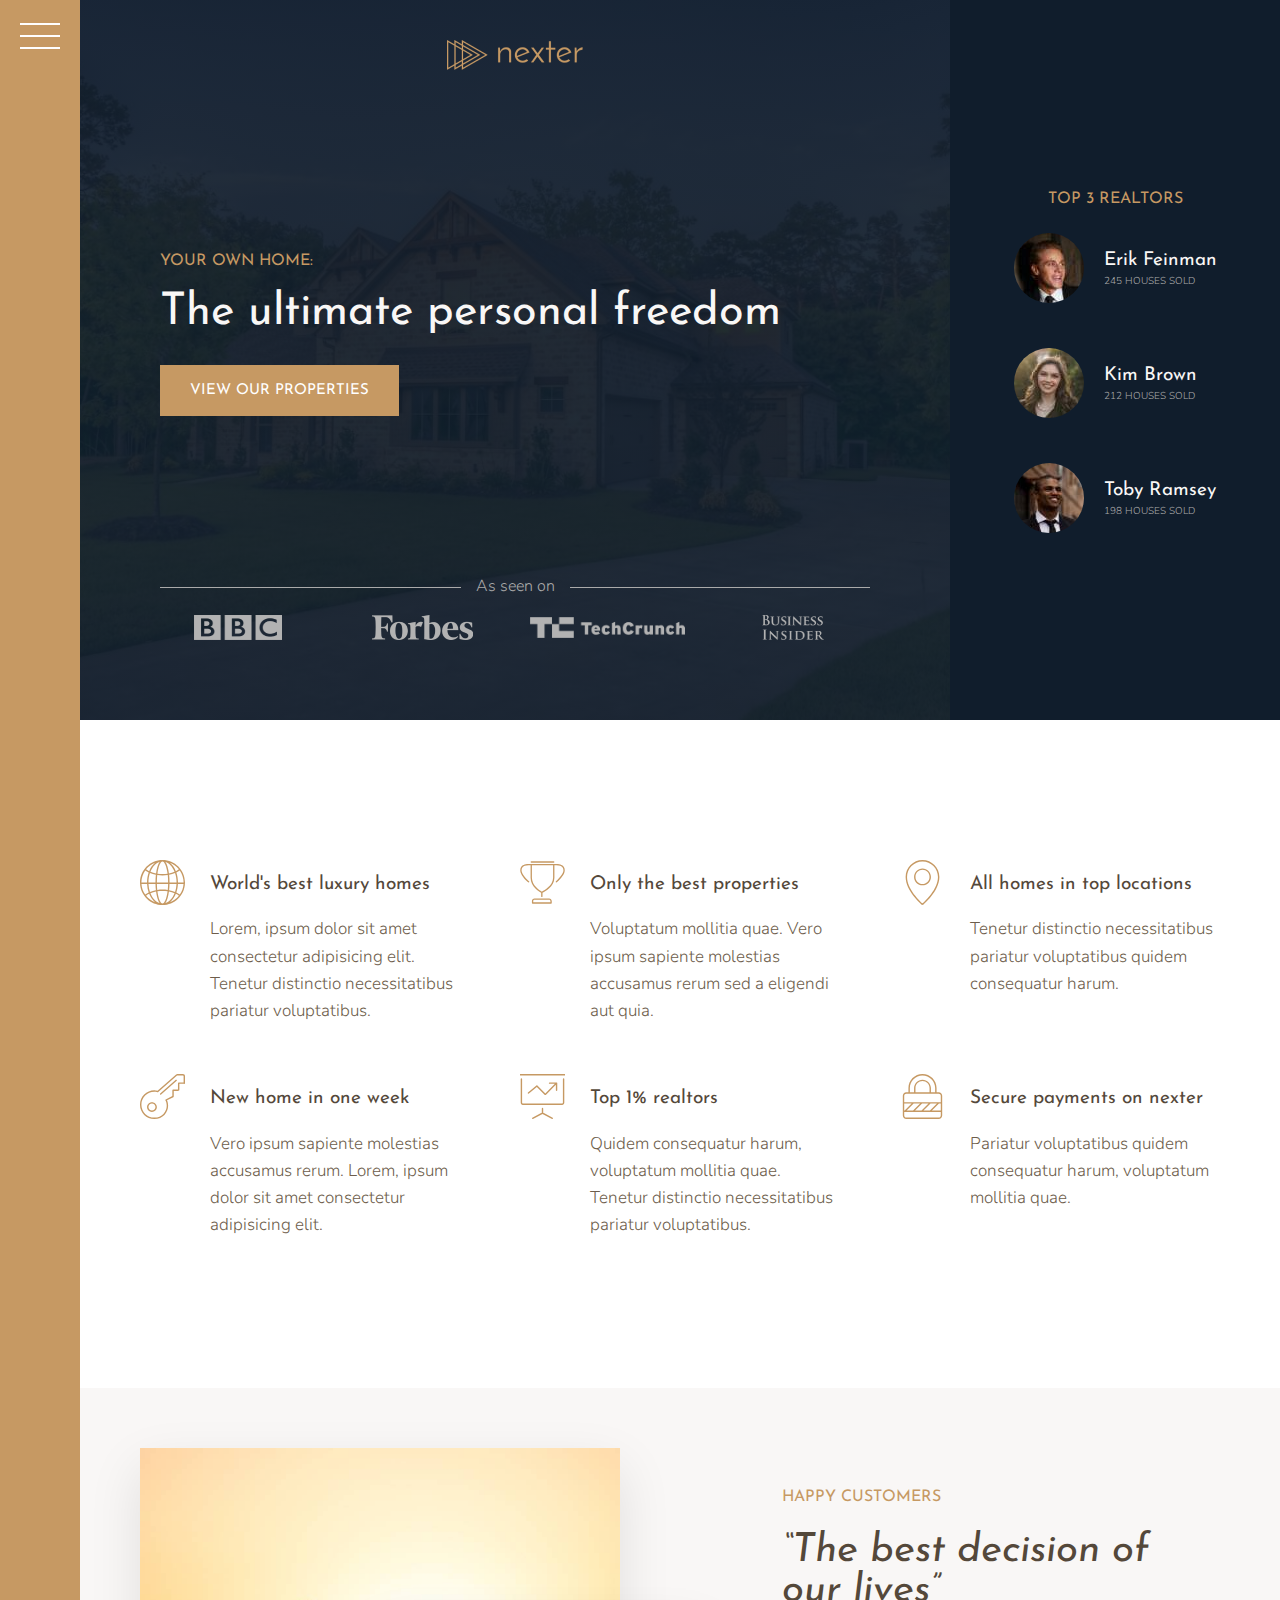
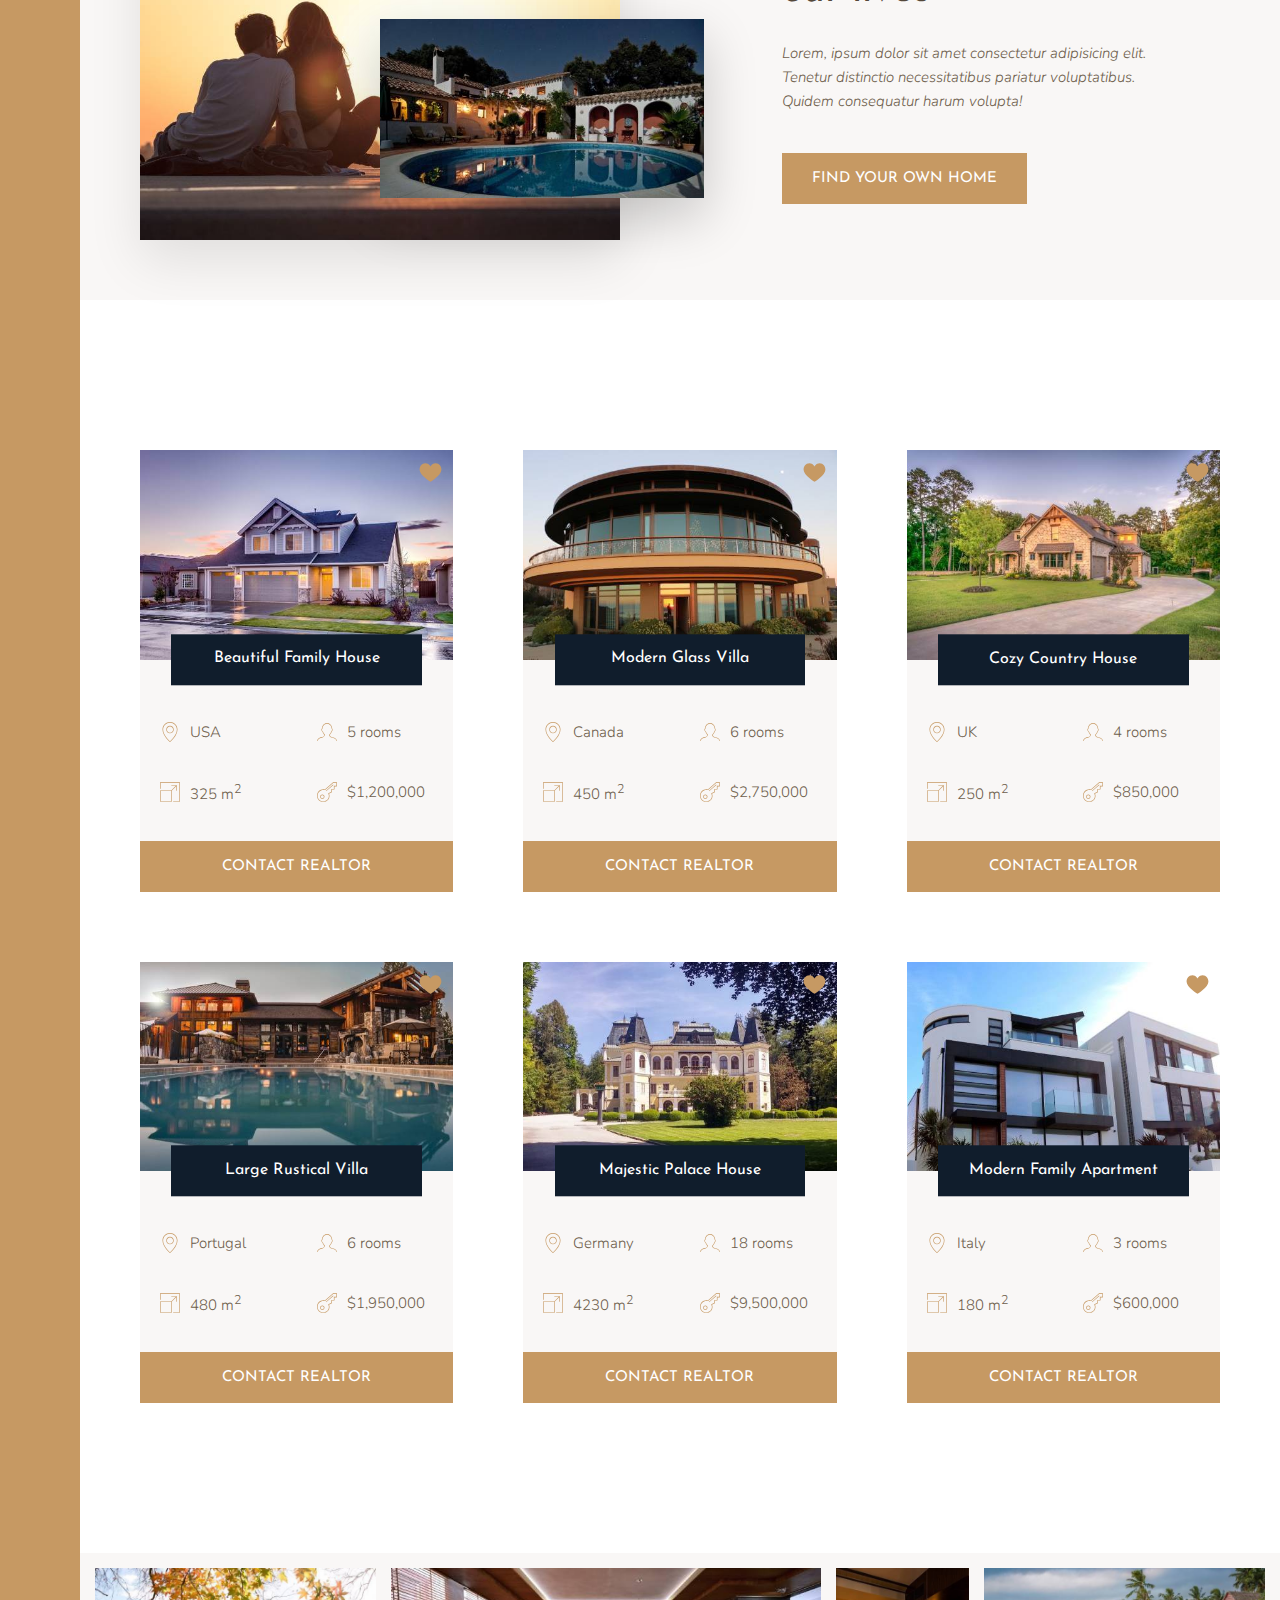
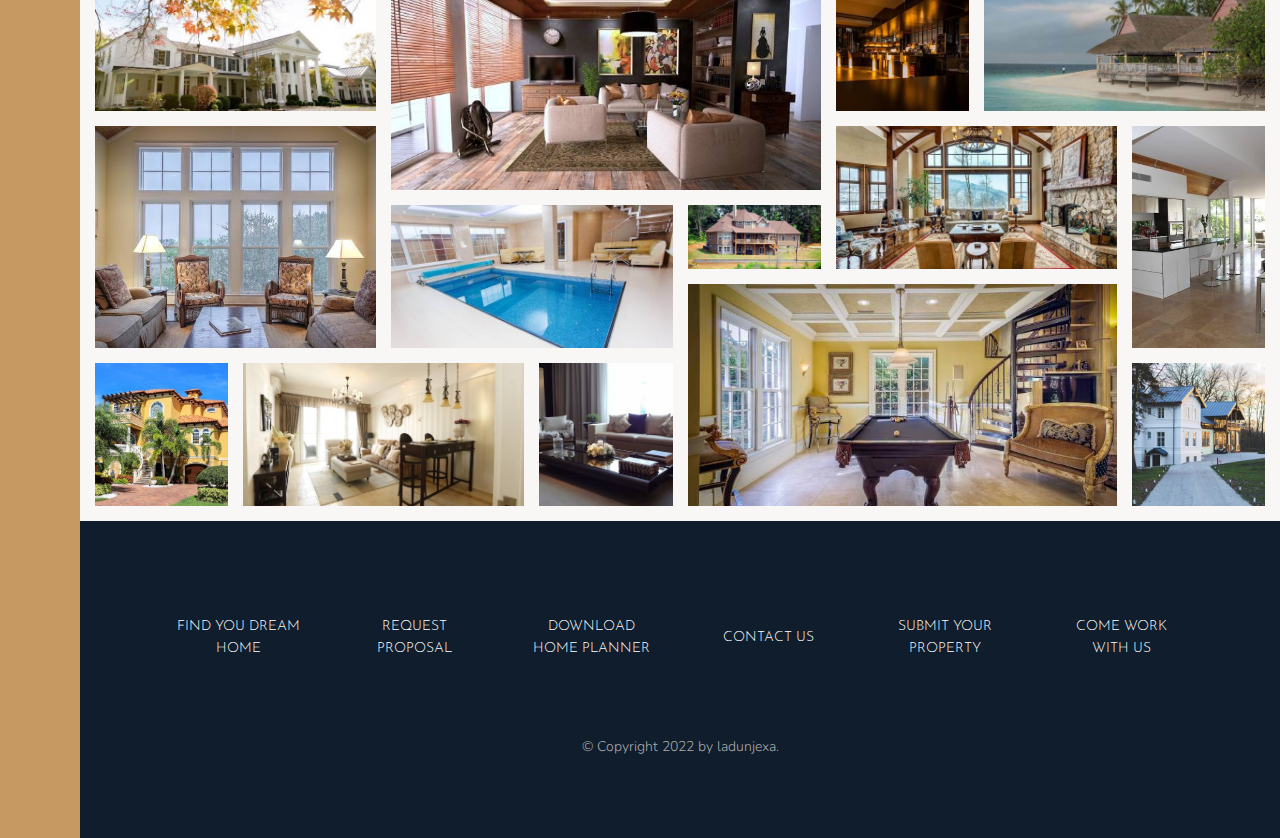
<file: Nexter-Web/index.html>
<!DOCTYPE html>
<html lang="en">
  <head>
    <meta charset="UTF-8" />
    <meta name="viewport" content="width=device-width, initial-scale=1.0" />
    <meta http-equiv="X-UA-Compatible" content="ie=edge" />
    <link
      href="https://fonts.googleapis.com/css?family=Josefin+Sans:300,400,400i|Nunito:300,300i"
      rel="stylesheet"
    />
    <link rel="stylesheet" href="css/main.css" />
    <link rel="shortcut icon" type="image/png" href="img/favicon.png" />

    <title>nexter &mdash; your home, your freedom</title>
  </head>

  <body class="container">
    <!-- Sidebar -->
    <div class="sidebar">
      <div class="navigation__container">
        <button class="navigation__button js-toggle-nav">
          <span class="navigation__button__line"></span>
        </button>
        <nav class="navigation__nav">
          <ul class="navigation__list">
            <li class="navigation__item js-toggle-nav">
              <a href="#home" class="navigation__link">Home</a>
            </li>
            <li class="navigation__item js-toggle-nav">
              <a href="#features" class="navigation__link">Features</a>
            </li>
            <li class="navigation__item js-toggle-nav">
              <a href="#testimonials" class="navigation__link">Testimonials</a>
            </li>
            <li class="navigation__item js-toggle-nav">
              <a href="#real_estates" class="navigation__link">Real estates</a>
            </li>
            <li class="navigation__item js-toggle-nav">
              <a href="#gallery" class="navigation__link">Gallery</a>
            </li>
          </ul>
        </nav>
      </div>
    </div>
    <!-- End of Sidebar -->

    <!-- Header -->
    <header id="home" class="header">
      <img src="img/logo.png" alt="Nexter logo" class="header__logo" />
      <h3 class="heading-3">Your own home:</h3>
      <h1 class="heading-1">The ultimate personal freedom</h1>
      <button class="btn header__button">View our properties</button>
      <div class="header__seenon-text">As seen on</div>
      <div class="header__seenon-logos">
        <img src="img/logo-bbc.png" alt="BBC logo" />
        <img src="img/logo-forbes.png" alt="Forbes logo" />
        <img src="img/logo-techcrunch.png" alt="Techcrunch logo" />
        <img src="img/logo-bi.png" alt="Business Insider logo" />
      </div>
    </header>
    <!-- End of Header -->

    <!-- Realtors -->
    <div class="realtors">
      <h3 class="heading-3">Top 3 realtors</h3>

      <div class="realtors__list">
        <img src="img/realtor-1.jpeg" alt="Realtor 1" class="realtors__img" />
        <div class="realtors__details">
          <h4 class="heading-4 heading-4--light">Erik Feinman</h4>
          <p class="realtors__sold">245 houses sold</p>
        </div>

        <img src="img/realtor-2.jpeg" alt="Realtor 2" class="realtors__img" />
        <div class="realtors__details">
          <h4 class="heading-4 heading-4--light">Kim Brown</h4>
          <p class="realtors__sold">212 houses sold</p>
        </div>

        <img src="img/realtor-3.jpeg" alt="Realtor 3" class="realtors__img" />
        <div class="realtors__details">
          <h4 class="heading-4 heading-4--light">Toby Ramsey</h4>
          <p class="realtors__sold">198 houses sold</p>
        </div>
      </div>
    </div>
    <!-- End of Realtors -->

    <!-- Features -->
    <section id="features" class="features">
      <div class="feature">
        <svg class="feature__icon">
          <use xlink:href="img/sprite.svg#icon-global"></use>
        </svg>
        <h4 class="heading-4 heading-4--dark">World's best luxury homes</h4>
        <p class="feature__text">
          Lorem, ipsum dolor sit amet consectetur adipisicing elit. Tenetur
          distinctio necessitatibus pariatur voluptatibus.
        </p>
      </div>
      <div class="feature">
        <svg class="feature__icon">
          <use xlink:href="img/sprite.svg#icon-trophy"></use>
        </svg>
        <h4 class="heading-4 heading-4--dark">Only the best properties</h4>
        <p class="feature__text">
          Voluptatum mollitia quae. Vero ipsum sapiente molestias accusamus
          rerum sed a eligendi aut quia.
        </p>
      </div>
      <div class="feature">
        <svg class="feature__icon">
          <use xlink:href="img/sprite.svg#icon-map-pin"></use>
        </svg>
        <h4 class="heading-4 heading-4--dark">All homes in top locations</h4>
        <p class="feature__text">
          Tenetur distinctio necessitatibus pariatur voluptatibus quidem
          consequatur harum.
        </p>
      </div>
      <div class="feature">
        <svg class="feature__icon">
          <use xlink:href="img/sprite.svg#icon-key"></use>
        </svg>
        <h4 class="heading-4 heading-4--dark">New home in one week</h4>
        <p class="feature__text">
          Vero ipsum sapiente molestias accusamus rerum. Lorem, ipsum dolor sit
          amet consectetur adipisicing elit.
        </p>
      </div>
      <div class="feature">
        <svg class="feature__icon">
          <use xlink:href="img/sprite.svg#icon-presentation"></use>
        </svg>
        <h4 class="heading-4 heading-4--dark">Top 1% realtors</h4>
        <p class="feature__text">
          Quidem consequatur harum, voluptatum mollitia quae. Tenetur distinctio
          necessitatibus pariatur voluptatibus.
        </p>
      </div>
      <div class="feature">
        <svg class="feature__icon">
          <use xlink:href="img/sprite.svg#icon-lock"></use>
        </svg>
        <h4 class="heading-4 heading-4--dark">Secure payments on nexter</h4>
        <p class="feature__text">
          Pariatur voluptatibus quidem consequatur harum, voluptatum mollitia
          quae.
        </p>
      </div>
    </section>
    <!-- End of Features -->

    <!-- Testimonials -->
    <div id="testimonials" class="story__pictures">
      <figure class="story__item story__item--1">
        <img
          src="img/story-1.jpeg"
          alt="Couple with new house"
          class="story__img story__img--1"
        />
      </figure>
      <figure class="story__item story__item--2">
        <img
          src="img/story-2.jpeg"
          alt="New house"
          class="story__img story__img--2"
        />
      </figure>
    </div>
    <!-- End of Testimonials -->

    <!-- Story Content -->
    <div class="story__content">
      <h3 class="heading-3 mb-sm">Happy Customers</h3>
      <h2 class="heading-2 heading-2--dark mb-md">
        &ldquo;The best decision of our lives&rdquo;
      </h2>
      <p class="story__text">
        Lorem, ipsum dolor sit amet consectetur adipisicing elit. Tenetur
        distinctio necessitatibus pariatur voluptatibus. Quidem consequatur
        harum volupta!
      </p>
      <button class="btn">Find your own home</button>
    </div>
    <!-- End of Story Content -->

    <!-- Real estate Section -->
    <section id="real_estates" class="homes">
      <!-- Loaded dynamically from script.js -->
    </section>
    <!-- End of Real estate Section -->

    <!-- Gallery -->
    <section id="gallery" class="gallery">
      <!-- Loaded dynamically from script.js -->
    </section>
    <!-- End of Gallery -->

    <!-- Footer -->
    <footer class="footer">
      <ul class="nav">
        <!-- Loaded dynamically from script.js -->
      </ul>
      <p class="copyright">&copy; Copyright 2022 by ladunjexa.</p>
    </footer>
    <!-- End of Footer -->

    <script src="js/script.js"></script>
  </body>
</html>
</file>
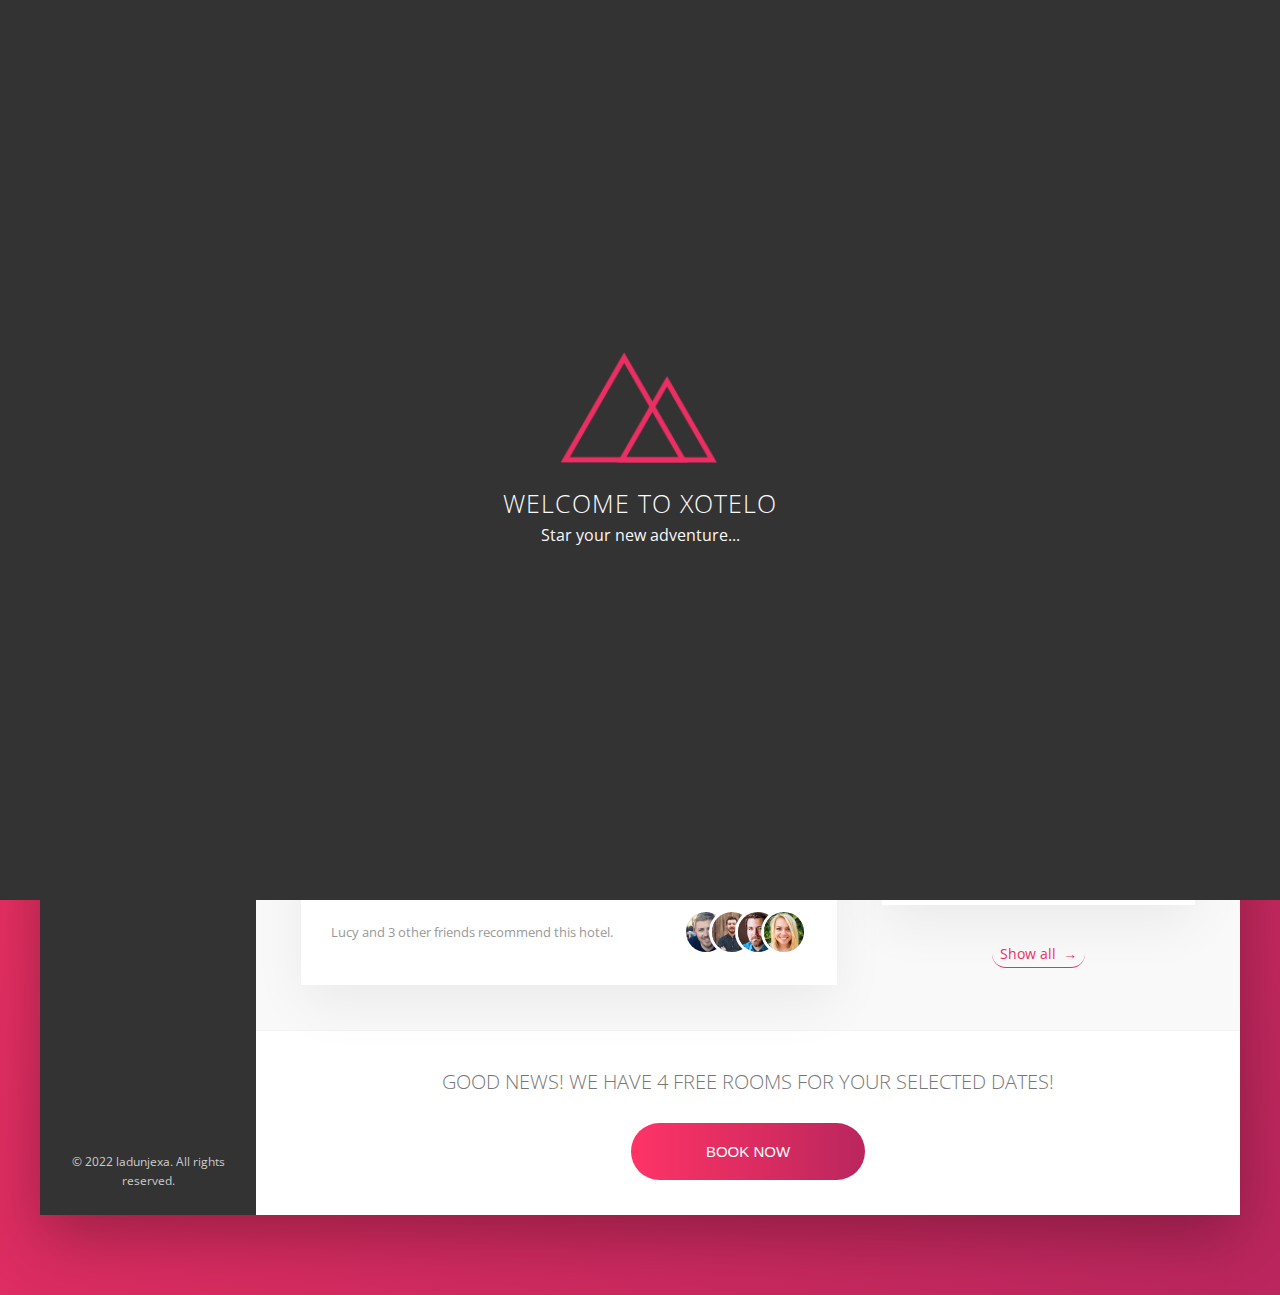
<file: Xotelo-Web/index.html>
<!DOCTYPE html>
<html lang="en">
  <head>
    <meta charset="UTF-8" />
    <meta name="viewport" content="width=device-width, initial-scale=1.0" />

    <link rel="stylesheet" href="css/main.css" />
    <link rel="shortcut icon" type="image/png" href="img/favicon.png" />

    <title>Xotelo &mdash; Your all-in-one booking app</title>
  </head>
  <body>
    <!-- Preloader -->
    <div class="preloader js-preloader">
      <div class="preloader__content js-content">
        <img src="img/logo-light.png" alt="xotelo logo" class="preloader__logo" />
        <h1 class="preloader__heading">Welcome to Xotelo</h1>
        <p class="preloader__text">Star your new adventure...</p>
      </div>
    </div>
    <!-- End of Preloader -->

    <div class="container">
      <!-- Header -->
      <header class="header">
        <img src="img/logo-light.png" alt="xotelo logo" class="logo" />

        <!-- Search Input -->
        <form action="#" class="search">
          <input
            type="text"
            class="search__input"
            placeholder="Search hotels"
          />
          <button class="search__button">
            <svg class="search__icon">
              <use xlink:href="img/sprite.svg#icon-magnifying-glass"></use>
            </svg>
          </button>
        </form>
        <!-- End of Search Input -->

        <!-- User Navigation -->
        <nav class="user-nav">
          <!-- Theme Mode -->
          <div class="user-nav__item theme-mode">
            <svg class="user-nav__icon">
              <use
                class="user-theme__icon"
                xlink:href="img/sprite.svg#icon-theme-light"
              ></use>
            </svg>
          </div>
          <!-- End of Theme Mode-->

          <!-- Profile Wishlist -->
          <div class="user-nav__item">
            <svg class="user-nav__icon">
              <use xlink:href="img/sprite.svg#icon-bookmark"></use>
            </svg>
            <span class="user-nav__notification">7</span>
            <ul class="user-nav__dropdown-menu">
              <li class="user-nav__menu-item">
                <a href="javascript:void(0)" class="user-nav__link">
                  <img
                    src="img/bookmark-1.jpg"
                    alt="Laluna Grenada Hotel"
                    class="user-nav__menu-photo"
                  />
                  <div class="user-nav__menu-content">
                    <span class="user-nav__menu-name">Laluna Grenada</span>
                    <div class="user-nav__menu-stars">
                      <svg class="user-nav__icon-star">
                        <use xlink:href="img/sprite.svg#icon-star"></use>
                      </svg>
                      <svg class="user-nav__icon-star">
                        <use xlink:href="img/sprite.svg#icon-star"></use>
                      </svg>
                      <svg class="user-nav__icon-star">
                        <use xlink:href="img/sprite.svg#icon-star"></use>
                      </svg>
                      <svg class="user-nav__icon-star">
                        <use xlink:href="img/sprite.svg#icon-star"></use>
                      </svg>
                      <svg class="user-nav__icon-star">
                        <use xlink:href="img/sprite.svg#icon-star"></use>
                      </svg>
                    </div>
                  </div>
                </a>
              </li>
              <li class="user-nav__menu-item">
                <a href="javascript:void(0)" class="user-nav__link">
                  <img
                    src="img/bookmark-2.jpg"
                    alt="Mandarin Oriental Hotel"
                    class="user-nav__menu-photo"
                  />
                  <div class="user-nav__menu-content">
                    <span class="user-nav__menu-name">Mandarin Oriental</span>
                    <div class="user-nav__menu-stars">
                      <svg class="user-nav__icon-star">
                        <use xlink:href="img/sprite.svg#icon-star"></use>
                      </svg>
                      <svg class="user-nav__icon-star">
                        <use xlink:href="img/sprite.svg#icon-star"></use>
                      </svg>
                      <svg class="user-nav__icon-star">
                        <use xlink:href="img/sprite.svg#icon-star"></use>
                      </svg>
                      <svg
                        class="user-nav__icon-star user-nav__icon-star--empty"
                      >
                        <use xlink:href="img/sprite.svg#icon-star"></use>
                      </svg>
                      <svg
                        class="user-nav__icon-star user-nav__icon-star--empty"
                      >
                        <use xlink:href="img/sprite.svg#icon-star"></use>
                      </svg>
                    </div>
                  </div>
                </a>
              </li>
              <li class="user-nav__menu-item">
                <a href="javascript:void(0)" class="user-nav__link">
                  <img
                    src="img/bookmark-3.jpg"
                    alt="Sugar Beach Hotel"
                    class="user-nav__menu-photo"
                  />
                  <div class="user-nav__menu-content">
                    <span class="user-nav__menu-name">Sugar Beach</span>
                    <div class="user-nav__menu-stars">
                      <svg class="user-nav__icon-star">
                        <use xlink:href="img/sprite.svg#icon-star"></use>
                      </svg>
                      <svg class="user-nav__icon-star">
                        <use xlink:href="img/sprite.svg#icon-star"></use>
                      </svg>
                      <svg class="user-nav__icon-star">
                        <use xlink:href="img/sprite.svg#icon-star"></use>
                      </svg>
                      <svg class="user-nav__icon-star">
                        <use xlink:href="img/sprite.svg#icon-star"></use>
                      </svg>
                      <svg
                        class="user-nav__icon-star user-nav__icon-star--empty"
                      >
                        <use xlink:href="img/sprite.svg#icon-star"></use>
                      </svg>
                    </div>
                  </div>
                </a>
              </li>
            </ul>
          </div>
          <!-- End of Profile Wishlist -->

          <!-- Profile Messages -->
          <div class="user-nav__item">
            <svg class="user-nav__icon">
              <use xlink:href="img/sprite.svg#icon-chat"></use>
            </svg>
            <span class="user-nav__notification">13</span>
            <ul class="user-nav__dropdown-menu">
              <li class="user-nav__menu-item">
                <a href="javascript:void(0)" class="user-nav__link">
                  <img
                    src="img/user-5.jpg"
                    alt="User 1"
                    class="user-nav__menu-photo"
                  />
                  <div class="user-nav__menu-content">
                    <span class="user-nav__menu-name">Freddy Carpenter</span>
                    <p class="user-nav__menu-text">
                      Lorem ipsum dolor, sit amet consectetur adipisicing elit.
                    </p>
                  </div>
                </a>
              </li>
              <li class="user-nav__menu-item">
                <a href="javascript:void(0)" class="user-nav__link">
                  <img
                    src="img/user-6.jpg"
                    alt="User 2"
                    class="user-nav__menu-photo"
                  />
                  <div class="user-nav__menu-content">
                    <span class="user-nav__menu-name">Bryanne Smith</span>
                    <p class="user-nav__menu-text">
                      Tempora labore similique est placeat sed vero harum nisi
                      aperiam.
                    </p>
                  </div>
                </a>
              </li>
              <li class="user-nav__menu-item">
                <a href="javascript:void(0)" class="user-nav__link">
                  <img
                    src="img/user-4.jpg"
                    alt="User 3"
                    class="user-nav__menu-photo"
                  />
                  <div class="user-nav__menu-content">
                    <span class="user-nav__menu-name">Simon Wilbur</span>
                    <p class="user-nav__menu-text">
                      Provident libero nam rerum aspernatur, non veritatis
                      illum.
                    </p>
                  </div>
                </a>
              </li>
            </ul>
          </div>
          <!-- End of Profile Messages -->

          <!-- Profile Dropdown -->
          <div class="user-nav__item">
            <img
              src="img/profile-photo.jpg"
              alt="User photo"
              class="user-nav__user-photo"
            />
            <span class="user-nav__user-name">Liron</span>
            <ul
              class="user-nav__dropdown-menu user-nav__dropdown-menu--align-right"
            >
              <li class="user-nav__menu-item">
                <a href="javascript:void(0)" class="user-nav__link">
                  <svg class="user-nav__menu-icon">
                    <use xlink:href="img/sprite.svg#icon-cog"></use>
                  </svg>
                  <span>Settings & Privacy</span>
                </a>
              </li>
              <li class="user-nav__menu-item">
                <a href="javascript:void(0)" class="user-nav__link">
                  <svg class="user-nav__menu-icon">
                    <use
                      xlink:href="img/sprite.svg#icon-help-with-circle"
                    ></use>
                  </svg>
                  <span>Help & Support</span>
                </a>
              </li>
              <li class="user-nav__menu-item">
                <a href="javascript:void(0)" class="user-nav__link">
                  <svg class="user-nav__menu-icon">
                    <use xlink:href="img/sprite.svg#icon-adjust"></use>
                  </svg>
                  <span>Display & Accessibility</span>
                </a>
              </li>
              <li class="user-nav__menu-item">
                <a href="javascript:void(0)" class="user-nav__link">
                  <svg class="user-nav__menu-icon">
                    <use xlink:href="img/sprite.svg#icon-log-out"></use>
                  </svg>
                  <span>Logout</span>
                </a>
              </li>
            </ul>
          </div>
          <!-- End of Profile Dropdown -->
        </nav>
        <!-- End of User Navigation -->
      </header>
      <!-- End of Header -->

      <!-- Content -->
      <div class="content">
        <!-- Sidebar -->
        <nav class="sidebar">
          <ul class="side-nav">
            <li class="side-nav__item side-nav__item--active">
              <a href="javscript:void(0)" class="side-nav__link">
                <svg class="side-nav__icon">
                  <use xlink:href="img/sprite.svg#icon-home"></use>
                </svg>
                <span>Hotel</span>
              </a>
            </li>
            <li class="side-nav__item">
              <a href="javscript:void(0)" class="side-nav__link">
                <svg class="side-nav__icon">
                  <use xlink:href="img/sprite.svg#icon-aircraft-take-off"></use>
                </svg>
                <span>Flight</span>
              </a>
            </li>
            <li class="side-nav__item">
              <a href="javscript:void(0)" class="side-nav__link">
                <svg class="side-nav__icon">
                  <use xlink:href="img/sprite.svg#icon-key"></use>
                </svg>
                <span>Car rental</span>
              </a>
            </li>
            <li class="side-nav__item">
              <a href="javscript:void(0)" class="side-nav__link">
                <svg class="side-nav__icon">
                  <use xlink:href="img/sprite.svg#icon-map"></use>
                </svg>
                <span>Tours</span>
              </a>
            </li>
          </ul>
          <div class="legal legal--sidebar">
            &copy; 2022 ladunjexa. All rights reserved.
          </div>
        </nav>
        <!-- End of Sidebar -->

        <!-- Hotel Content -->
        <main class="hotel-view">
          <!-- Gallery -->
          <div class="gallery">
            <figure class="gallery__item">
              <img
                src="img/hotel-1.jpg"
                alt="Photo of hotel 1"
                class="gallery__photo"
              />
              <figcaption class="gallery__title">
                <span class="gallery__text">Night swimming</span>
              </figcaption>
            </figure>
            <figure class="gallery__item">
              <img
                src="img/hotel-2.jpg"
                alt="Photo of hotel 2"
                class="gallery__photo"
              />
              <figcaption class="gallery__title">
                <span class="gallery__text">Chillout summerbar</span>
              </figcaption>
            </figure>
            <figure class="gallery__item">
              <img
                src="img/hotel-3.jpg"
                alt="Photo of hotel 3"
                class="gallery__photo"
              />
              <figcaption class="gallery__title">
                <span class="gallery__text">Fortress coastline</span>
              </figcaption>
            </figure>
          </div>
          <!-- End of Gallery -->

          <!-- Overview -->
          <div class="overview">
            <h1 class="overview__heading">Hotel Las Palmas</h1>

            <div class="overview__stars">
              <svg class="overview__icon-star">
                <use xlink:href="img/sprite.svg#icon-star"></use>
              </svg>
              <svg class="overview__icon-star">
                <use xlink:href="img/sprite.svg#icon-star"></use>
              </svg>
              <svg class="overview__icon-star">
                <use xlink:href="img/sprite.svg#icon-star"></use>
              </svg>
              <svg class="overview__icon-star">
                <use xlink:href="img/sprite.svg#icon-star"></use>
              </svg>
              <svg class="overview__icon-star">
                <use xlink:href="img/sprite.svg#icon-star"></use>
              </svg>
            </div>

            <div class="overview__location">
              <svg class="overview__icon-location">
                <use xlink:href="img/sprite.svg#icon-location-pin"></use>
              </svg>
              <button class="btn-inline">Albufeira, Portugal</button>
            </div>

            <div class="overview__rating">
              <div class="overview__rating-average">8.6</div>
              <div class="overview__rating-count">429 votes</div>
            </div>
          </div>
          <!-- End of Overview -->

          <!-- Details -->
          <div class="details">
            <div class="description">
              <p class="paragraph">
                Lorem ipsum dolor sit amet, consectetur adipisicing elit. Animi
                nisi dignissimos debitis ratione sapiente saepe. Accusantium
                cumque, quas, ut corporis incidunt deserunt quae architecto
                voluptate.
              </p>
              <p class="paragraph">
                Accusantium cumque, quas, ut corporis incidunt deserunt quae
                architecto voluptate delectus, inventore iure aliquid aliquam.
              </p>
              <ul class="list">
                <li class="list__item">Close to the beach</li>
                <li class="list__item">Breakfast included</li>
                <li class="list__item">Free airpoort shuttle</li>
                <li class="list__item">Free wifi in all rooms</li>
                <li class="list__item">Air conditioning and heating</li>
                <li class="list__item">Pets allowed</li>
                <li class="list__item">Bilingual hotel workers</li>
                <li class="list__item">Perfect for families and couples</li>
              </ul>
              <div class="recommend">
                <p class="recommend__count">
                  Lucy and 3 other friends recommend this hotel.
                </p>
                <div class="recommend__friends">
                  <img
                    src="img/user-3.jpg"
                    alt="Friend 1"
                    class="recommend__photo"
                  />
                  <img
                    src="img/user-4.jpg"
                    alt="Friend 2"
                    class="recommend__photo"
                  />
                  <img
                    src="img/user-5.jpg"
                    alt="Friend 3"
                    class="recommend__photo"
                  />
                  <img
                    src="img/user-6.jpg"
                    alt="Friend 4"
                    class="recommend__photo"
                  />
                </div>
              </div>
            </div>
            <!-- End of Details -->

            <!-- User Reviews -->
            <div class="user-reviews">
              <figure class="review">
                <blockquote class="review__text">
                  Lorem ipsum dolor sit amet, consectetur adipisicing elit. Fuga
                  doloremque architecto dicta animi, totam, itaque officia ex.
                </blockquote>
                <figcaption class="review__user">
                  <img
                    src="img/user-1.jpg"
                    alt="User 1"
                    class="review__photo"
                  />
                  <div class="review__user-box">
                    <p class="review__user-name">Nick Smith</p>
                    <p class="review__user-date">Feb 23rd, 2020</p>
                  </div>
                  <div class="review__rating">7.8</div>
                </figcaption>
              </figure>

              <figure class="review">
                <blockquote class="review__text">
                  Lorem ipsum dolor sit amet, consectetur adipisicing elit. Fuga
                  doloremque architecto dicta animi.
                </blockquote>
                <figcaption class="review__user">
                  <img
                    src="img/user-2.jpg"
                    alt="User 2"
                    class="review__photo"
                  />
                  <div class="review__user-box">
                    <p class="review__user-name">Mary Thomas</p>
                    <p class="review__user-date">Sept 13th, 2020</p>
                  </div>
                  <div class="review__rating">9.3</div>
                </figcaption>
              </figure>

              <button class="btn-inline">Show all <span>&rarr;</span></button>
            </div>
            <!-- End of User Reviews -->
          </div>
          <!-- End of Content -->

          <!-- CTA (call-to-action) -->
          <div class="cta">
            <h2 class="cta__book-now">
              Good news! We have 4 free rooms for your selected dates!
            </h2>
            <button class="btn">
              <span class="btn__visible">Book now</span>
              <span class="btn__invisible">Only 4 rooms left</span>
            </button>
          </div>
          <!-- End of CTA (call-to-action) -->
        </main>
      </div>
    </div>

    <!-- SCRIPTS -->
    <script
      src="https://cdnjs.cloudflare.com/ajax/libs/jquery/3.6.1/jquery.min.js"
      integrity="sha512-aVKKRRi/Q/YV+4mjoKBsE4x3H+BkegoM/em46NNlCqNTmUYADjBbeNefNxYV7giUp0VxICtqdrbqU7iVaeZNXA=="
      crossorigin="anonymous"
      referrerpolicy="no-referrer"
    ></script>
    <script src="js/script.js"></script>
  </body>
</html>
</file>
<file: Nexter-Web/css/main.css>
*,
*::before,
*::after {
  margin: 0;
  padding: 0;
  box-sizing: inherit;
}

html {
  box-sizing: border-box;
  font-size: 62.5%;
}
@media only screen and (max-width: 75em) {
  html {
    font-size: 50%;
  }
}

body {
  font-family: "Nunito", sans-serif;
  color: #6d5d4b;
  font-weight: 300;
  line-height: 1.6;
}

.container {
  display: grid;
  grid-template-rows: 80vh min-content 40vw repeat(3, min-content);
  grid-template-columns: [sidebar-start] 8rem [sidebar-end full-start] minmax(6rem, 1fr) [center-start] repeat(8, [col-start] minmax(min-content, 14rem) [col-end]) [center-end] minmax(6rem, 1fr) [full-end];
}
@media only screen and (max-width: 62.5rem) {
  .container {
    grid-template-rows: 7rem 80vh min-content 40vw repeat(3, min-content);
    grid-template-columns: [full-start] minmax(6rem, 1fr) [center-start] repeat(8, [col-start] minmax(min-content, 14rem) [col-end]) [center-end] minmax(6rem, 1fr) [full-end];
  }
}
@media only screen and (max-width: 50rem) {
  .container {
    grid-template-rows: 7rem calc(100vh - 7rem) repeat(2, min-content) 80vw repeat(4, min-content);
  }
}

.heading-4, .heading-3, .heading-2, .heading-1 {
  font-family: "Josefin Sans", sans-serif;
  font-weight: 400;
}

.heading-1 {
  font-size: 4.5rem;
  color: #f9f7f6;
  line-height: 1;
}

.heading-2 {
  font-size: 4rem;
  font-style: italic;
  line-height: 1;
}
.heading-2--light {
  color: #f9f7f6;
}
.heading-2--dark {
  color: #54483a;
}

.heading-3 {
  font-size: 1.6rem;
  color: #c69963;
  text-transform: uppercase;
}

.heading-4 {
  font-size: 1.9rem;
}
.heading-4--light {
  color: #f9f7f6;
}
.heading-4--dark {
  color: #54483a;
}

.btn {
  background-color: #c69963;
  color: #fff;
  border: none;
  border-radius: 0;
  font-family: "Josefin Sans", sans-serif;
  font-size: 1.5rem;
  text-transform: uppercase;
  padding: 1.8rem 3rem;
  cursor: pointer;
  transition: all 0.2s;
  outline: none;
}
.btn:hover {
  background-color: #b28451;
}

.mb-sm {
  margin-bottom: 2rem;
}

.mb-md {
  margin-bottom: 3rem;
}

.mb-lg {
  margin-bottom: 4rem;
}

.mb-xl {
  margin-bottom: 8rem;
}

.sidebar {
  background-color: #c69963;
  grid-column: sidebar-start/sidebar-end;
  grid-row: 1/-1;
}
@media only screen and (max-width: 62.5rem) {
  .sidebar {
    grid-column: 1/-1;
    grid-row: 1/2;
  }
}

.navigation__container {
  position: fixed;
  top: 0;
  left: 0;
  width: 8rem;
  height: 100%;
  background-color: #c69963;
  z-index: 100;
  transition: width 0.3s ease-in-out 0.4s;
}
.navigation__container--active {
  width: 100%;
  transition: width 0.3s ease-in-out 0.4;
}
@media only screen and (max-width: 62.5rem) {
  .navigation__container {
    width: 100%;
    height: 7rem;
    transition: height 0.3s ease-in-out 0.4s;
  }
  .navigation__container--active {
    height: 100%;
    transition: height 0.3s ease-in-out 0.4;
  }
}
.navigation__button {
  position: absolute;
  top: 1.5rem;
  right: 1.5rem;
  width: 5rem;
  padding: 2rem 0.5rem;
  border: none;
  border-radius: 0;
  outline: none;
  background-color: transparent;
  cursor: pointer;
  z-index: 101;
  transition: left 0.3s ease-in-out;
}
.navigation__button__line {
  display: block;
  width: 100%;
  height: 2px;
  background-color: #fff;
  transition: width 0.2s ease-in-out 0.2s;
}
.navigation__button__line::before, .navigation__button__line::after {
  content: "";
  position: absolute;
  display: block;
  background-color: #fff;
  height: 2px;
  width: 4rem;
  transition: transform 0.2s ease-in-out;
}
.navigation__button__line::before {
  transform: translateY(-1.2rem) rotate(0);
}
.navigation__button__line::after {
  transform: translateY(1.2rem) rotate(0);
}
.navigation__container--active .navigation__button__line {
  width: 0;
  transition: width 0.2s ease-in-out;
}
.navigation__container--active .navigation__button__line::before, .navigation__container--active .navigation__button__line::after {
  transition: transform 0.2s ease-in-out 0.2s;
}
.navigation__container--active .navigation__button__line::before {
  transform: translateY(0) rotate(45deg);
}
.navigation__container--active .navigation__button__line::after {
  transform: translateY(0) rotate(-45deg);
}
.navigation__nav {
  width: 100%;
  height: 100%;
  display: flex;
  justify-content: center;
  align-items: center;
  opacity: 0;
  visibility: hidden;
  transition: all 0.3s;
}
.navigation__container--active .navigation__nav {
  opacity: 1;
  visibility: visible;
  transition: all 0.3s 0.7s;
}
.navigation__list {
  min-width: 80%;
  list-style: none;
  text-align: center;
}
.navigation__item {
  margin: 1rem;
}
.navigation__link:link, .navigation__link:visited {
  display: block;
  font-size: 3rem;
  font-weight: 300;
  padding: 1rem 2rem;
  color: #fff;
  text-decoration: none;
  text-transform: uppercase;
  transition: all 0.3s ease-in-out 0.05s;
}
.navigation__link:hover, .navigation__link:active {
  background-color: rgba(255, 255, 255, 0.05);
  transform: translateY(-3px);
}
.navigation__close {
  position: absolute;
  top: 1rem;
  right: 1rem;
  font-size: 1.5rem;
  text-decoration: none;
  color: #fff;
}

.header {
  grid-column: full-start/col-end 6;
  background-image: linear-gradient(rgba(16, 29, 44, 0.93), rgba(16, 29, 44, 0.93)), url(../img/hero.jpeg);
  background-size: cover;
  background-position: center;
  padding: 4rem 8rem 8rem;
  display: grid;
  grid-template-rows: 1fr min-content minmax(6rem, min-content) 1fr;
  grid-template-columns: minmax(min-content, max-content);
  grid-row-gap: 1.5rem;
  justify-content: center;
}
@media only screen and (max-width: 50rem) {
  .header {
    grid-column: 1/-1;
  }
}
@media only screen and (max-width: 37.5rem) {
  .header {
    padding: 4rem 5rem 5rem;
  }
}
.header__logo {
  height: 3rem;
  justify-self: center;
}
.header__button {
  align-self: start;
  justify-self: start;
}
.header__seenon-text {
  display: grid;
  grid-template-columns: 1fr max-content 1fr;
  grid-column-gap: 1.5rem;
  align-items: center;
  font-size: 1.6rem;
  color: #aaa;
}
.header__seenon-text::before, .header__seenon-text::after {
  content: "";
  display: block;
  height: 1px;
  background-color: currentColor;
}
.header__seenon-logos {
  display: grid;
  grid-template-columns: repeat(4, 1fr);
  grid-column-gap: 3rem;
  justify-items: center;
  align-items: center;
}
.header__seenon-logos img {
  max-width: 100%;
  max-height: 2.5rem;
  filter: brightness(70%);
}

.realtors {
  background-color: #101d2c;
  grid-column: col-start 7/full-end;
  padding: 3rem;
  display: grid;
  align-content: center;
  justify-content: center;
  justify-items: center;
  grid-row-gap: 2rem;
}
@media only screen and (max-width: 50rem) {
  .realtors {
    grid-column: 1/-1;
  }
}
.realtors__list {
  display: grid;
  grid-template-columns: auto max-content;
  grid-column-gap: 2rem;
  grid-row-gap: 5vh;
  align-items: center;
}
@media only screen and (max-width: 50rem) {
  .realtors__list {
    grid-template-columns: repeat(3, auto max-content);
  }
}
@media only screen and (max-width: 37.5rem) {
  .realtors__list {
    grid-template-columns: auto max-content;
  }
}
.realtors__img {
  display: block;
  width: 100%;
  border-radius: 50%;
}
.realtors__sold {
  text-transform: uppercase;
  color: #aaa;
  margin-top: -3px;
}

.features {
  grid-column: center-start/center-end;
  padding: 15rem 0;
  display: grid;
  grid-template-columns: repeat(auto-fit, minmax(25rem, 1fr));
  grid-gap: 6rem;
  align-items: start;
}
@media only screen and (max-width: 37.5rem) {
  .features {
    padding: 10rem 0;
  }
}

.feature {
  display: grid;
  grid-template-columns: min-content 1fr;
  grid-gap: 1.5rem 2.5rem;
  /*-------------------------------------------------
    - Use >>Progressive enhancement<< @supports
    - Ignored by grid and flex:
      01. Floats
      02. display: inline-block and table-cell
      03. vertical-align
  -------------------------------------------------*/
}
.feature__icon {
  fill: #c69963;
  width: 4.5rem;
  height: 4.5rem;
  grid-row: 1/span 2;
  transform: translateY(-1rem);
}
.feature__text {
  font-size: 1.7rem;
}

.story__pictures {
  background-color: #f9f7f6;
  grid-column: full-start/col-end 4;
  display: grid;
  grid-template-rows: repeat(6, 1fr);
  grid-template-columns: repeat(6, 1fr);
  padding: 6rem;
}
@media only screen and (max-width: 50rem) {
  .story__pictures {
    grid-column: 1/-1;
    grid-template-rows: repeat(5, 1fr);
  }
}
.story__item--1 {
  grid-row: 1/-1;
  grid-column: 1/-1;
}
@media only screen and (max-width: 50rem) {
  .story__item--1 {
    grid-column: 1/6;
  }
}
.story__item--2 {
  grid-row: 5/6;
  grid-column: 4/-1;
  z-index: 20;
}
@media only screen and (max-width: 50rem) {
  .story__item--2 {
    grid-row: 4/5;
  }
}
.story__img {
  display: block;
  width: 100%;
  height: 100%;
  object-fit: cover;
}
.story__img--1 {
  box-shadow: 0 2rem 5rem rgba(0, 0, 0, 0.1);
}
.story__img--2 {
  width: 135%;
  box-shadow: 0 2rem 5rem rgba(0, 0, 0, 0.2);
}
@media only screen and (max-width: 50rem) {
  .story__img--2 {
    width: 100%;
  }
}
.story__content {
  background-color: #f9f7f6;
  grid-column: col-start 5/full-end;
  padding: 6rem 8vw;
  display: grid;
  align-content: center;
  justify-items: start;
}
@media only screen and (max-width: 50rem) {
  .story__content {
    grid-column: 1/-1;
  }
}
.story__text {
  font-size: 1.5rem;
  font-style: italic;
  margin-bottom: 4rem;
}

.homes {
  grid-column: center-start/center-end;
  padding: 15rem 0;
  display: grid;
  grid-template-columns: repeat(auto-fit, minmax(25rem, 1fr));
  grid-gap: 7rem;
}
@media only screen and (max-width: 37.5rem) {
  .homes {
    padding: 10rem 0;
  }
}

.home {
  background-color: #f9f7f6;
  display: grid;
  grid-template-columns: repeat(2, 1fr);
  grid-row-gap: 3.5rem;
}
.home__img {
  width: 100%;
  grid-row: 1/2;
  grid-column: 1/-1;
  z-index: 1;
}
.home__like {
  grid-row: 1/2;
  grid-column: 2/3;
  justify-self: end;
  margin: 1rem;
  fill: #c69963;
  width: 2.5rem;
  height: 2.5rem;
  z-index: 2;
}
.home__name {
  grid-row: 1/2;
  grid-column: 1/-1;
  justify-self: center;
  align-self: end;
  width: 80%;
  font-family: "Josefin Sans", sans-serif;
  font-size: 1.6rem;
  font-weight: 400;
  text-align: center;
  padding: 1.25rem;
  background-color: #101d2c;
  color: #fff;
  z-index: 3;
  transform: translateY(50%);
}
.home__location, .home__rooms {
  margin-top: 2.5rem;
}
.home__location, .home__rooms, .home__area, .home__price {
  font-size: 1.5rem;
  margin-left: 2rem;
  display: flex;
  align-items: center;
  gap: 1rem;
}
.home__location svg, .home__rooms svg, .home__area svg, .home__price svg {
  fill: #c69963;
  width: 2rem;
  height: 2rem;
}
.home__btn {
  grid-column: 1/-1;
}

.gallery {
  background-color: #f9f7f6;
  grid-column: full-start/full-end;
  display: grid;
  grid-template-columns: repeat(8, 1fr);
  grid-template-rows: repeat(7, 5vw);
  grid-gap: 1.5rem;
  padding: 1.5rem;
}
.gallery__item--1 {
  grid-row: 1/span 2;
  grid-column: 1/span 2;
}
.gallery__item--2 {
  grid-row: 1/span 3;
  grid-column: 3/span 3;
}
.gallery__item--3 {
  grid-row: 1/span 2;
  grid-column: 6/7;
}
.gallery__item--4 {
  grid-row: 1/span 2;
  grid-column: 7/-1;
}
.gallery__item--5 {
  grid-row: 3/span 3;
  grid-column: 1/span 2;
}
.gallery__item--6 {
  grid-row: 4/span 2;
  grid-column: 3/span 2;
}
.gallery__item--7 {
  grid-row: 4/5;
  grid-column: 5/6;
}
.gallery__item--8 {
  grid-row: 3/span 2;
  grid-column: 6/span 2;
}
.gallery__item--9 {
  grid-row: 3/span 3;
  grid-column: 8/-1;
}
.gallery__item--10 {
  grid-row: 6/span 2;
  grid-column: 1/2;
}
.gallery__item--11 {
  grid-row: 6/span 2;
  grid-column: 2/span 2;
}
.gallery__item--12 {
  grid-row: 6/span 2;
  grid-column: 4/5;
}
.gallery__item--13 {
  grid-row: 5/span 3;
  grid-column: 5/span 3;
}
.gallery__item--14 {
  grid-row: 6/span 2;
  grid-column: 8/-1;
}
.gallery__img {
  display: block;
  width: 100%;
  height: 100%;
  object-fit: cover;
}

.footer {
  background-color: #101d2c;
  grid-column: full-start/full-end;
  padding: 8rem;
}
@media only screen and (max-width: 37.5rem) {
  .footer {
    padding: 5rem;
  }
}

.nav {
  list-style: none;
  display: grid;
  grid-template-columns: repeat(auto-fit, minmax(15rem, 1fr));
  grid-gap: 2rem;
  align-items: center;
}
.nav__link:link, .nav__link:visited {
  display: block;
  padding: 1.5rem;
  font-family: "Josefin Sans", sans-serif;
  font-size: 1.4rem;
  text-decoration: none;
  text-transform: uppercase;
  text-align: center;
  color: #fff;
  transition: all 0.2s;
}
.nav__link:hover, .nav__link:active {
  background-color: rgba(255, 255, 255, 0.05);
  transform: translateY(-3px);
}

.copyright {
  width: 70%;
  margin: 6rem auto 0;
  color: #aaa;
  font-size: 1.4rem;
  text-align: center;
}
@media only screen and (max-width: 25rem) {
  .copyright {
    width: unset;
  }
}

/*# sourceMappingURL=main.css.map */
</file>
<file: Xotelo-Web/css/main.css>
@charset "UTF-8";
@import url("https://fonts.googleapis.com/css2?family=Open+Sans:wght@300;400;600&display=swap");
:root {
  --color-primary: #eb2f64;
  --color-primary-light: #ff3366;
  --color-primary-dark: #ba265d;
  --color-grey-light-1: #faf9f9;
  --color-grey-light-2: #f4f2f2;
  --color-grey-light-3: #f0eeee;
  --color-grey-light-4: #ccc;
  --color-grey-light-mid: #E1DDDD;
  --color-grey-dark-1: #333;
  --color-grey-dark-2: #777;
  --color-grey-dark-3: #999;
  --color-qoute: #f4f2f2;
  --shadow-dark: 0 2rem 6rem rgba(0, 0, 0, 0.3);
  --shadow-light: 0 2rem 5rem rgba(0, 0, 0, 0.06);
  --line: 1px solid var(--color-grey-light-2);
}

* {
  margin: 0;
  padding: 0;
}

*,
*::before,
*::after {
  box-sizing: inherit;
}

html {
  box-sizing: border-box;
  font-size: 62.5%;
}
@media only screen and (max-width: 68.75em) {
  html {
    font-size: 50%;
  }
}

body {
  min-height: 100vh;
  font-family: "Open Sans", sans-serif;
  font-weight: 400;
  line-height: 1.6;
  color: var(--color-grey-dark-2);
  background-image: linear-gradient(to right bottom, var(--color-primary-light), var(--color-primary-dark));
  background-size: cover;
  background-repeat: no-repeat;
}

.container {
  max-width: 120rem;
  margin: 8rem auto;
  background-color: var(--color-grey-light-1);
  box-shadow: var(--shadow-dark);
}
@media only screen and (max-width: 75em) {
  .container {
    margin: 0;
    width: 100%;
    max-width: 100%;
  }
}

.header {
  font-size: 1.4rem;
  height: 7rem;
  background-color: #fff;
  border-bottom: var(--line);
  display: flex;
  justify-content: space-between;
  align-items: center;
}
@media only screen and (max-width: 31.25em) {
  .header {
    height: 11rem;
    flex-wrap: wrap;
    align-content: space-around;
  }
}
@media only screen and (max-width: 68.75em) {
  .header .user-nav__user-name {
    display: none;
  }
}

.content {
  display: flex;
}
@media only screen and (max-width: 56.25em) {
  .content {
    flex-direction: column;
  }
}

.sidebar {
  background-color: var(--color-grey-dark-1);
  flex: 0 0 18%;
  display: flex;
  flex-direction: column;
  justify-content: space-between;
  /* Could have set align-self: flex-end on .legal instead */
}

.hotel-view {
  background-color: #fff;
  flex: 1;
}

.details {
  display: flex;
  padding: 4.5rem;
  background-color: var(--color-grey-light-1);
  border-bottom: var(--line);
  font-size: 1.4rem;
}
@media only screen and (max-width: 56.25em) {
  .details {
    padding: 3rem;
  }
}
@media only screen and (max-width: 37.5em) {
  .details {
    flex-direction: column;
  }
}

.description {
  flex: 0 0 60%;
  margin-right: 4.5rem;
  padding: 3rem;
  font-size: 1.4rem;
  background-color: #fff;
  box-shadow: var(--shadow-light);
}
@media only screen and (max-width: 56.25em) {
  .description {
    padding: 2rem;
    margin-right: 3rem;
  }
}
@media only screen and (max-width: 37.5em) {
  .description {
    margin-right: 0;
    margin-bottom: 3rem;
  }
}

.user-reviews {
  display: flex;
  flex-direction: column;
  align-items: center;
  flex: 1;
}

/* ===== Logo ===== */
.logo {
  height: 3.25rem;
  margin-left: 2rem;
}

/* ===== Search ===== */
.search {
  flex: 0 0 40%;
  display: flex;
  align-items: center;
  justify-content: center;
}
@media only screen and (max-width: 31.25em) {
  .search {
    order: 1;
    flex: 0 0 100%;
    padding: 0 1rem;
  }
}
.search__input {
  font-family: inherit;
  font-size: inherit;
  color: inherit;
  background-color: var(--color-grey-light-2);
  border: none;
  padding: 0.7rem 2rem;
  border-radius: 100px;
  width: 90%;
  transition: all 0.2s;
  margin-right: -3.25rem;
  margin-left: -1.25rem;
}
.search__input:focus {
  outline: none;
  width: 100%;
  background-color: var(--color-grey-light-3);
}
.search__input::-webkit-input-placeholder {
  font-weight: 100;
  color: var(--color-grey-light-4);
}
.search__input:focus + .search__button {
  background-color: var(--color-grey-light-3);
}
.search__button {
  border: none;
  background-color: var(--color-grey-light-2);
  cursor: pointer;
}
.search__button:focus {
  outline: none;
}
.search__button:active {
  transform: translateY(2px);
}
.search__icon {
  height: 2rem;
  width: 2rem;
  fill: var(--color-grey-dark-3);
}

/* ===== Side Navigation ===== */
.side-nav {
  font-size: 1.4rem;
  list-style: none;
  margin-top: 3.5rem;
}
@media only screen and (max-width: 56.25em) {
  .side-nav {
    display: flex;
    margin: 0;
  }
}
.side-nav__item {
  position: relative;
}
.side-nav__item:not(:last-child) {
  margin-bottom: 0.5rem;
}
@media only screen and (max-width: 56.25em) {
  .side-nav__item:not(:last-child) {
    margin-bottom: 0;
  }
}
.side-nav__item::before {
  content: "";
  position: absolute;
  top: 0;
  left: 0;
  height: 100%;
  width: 3px;
  background-color: var(--color-primary);
  transform: scaleY(0);
  transition: transform 0.2s 0.4s, width 0.4s cubic-bezier(1, 0, 0, 1), background-color 0.1s;
}
@media only screen and (max-width: 56.25em) {
  .side-nav__item::before {
    top: unset;
    bottom: 0;
    transform: scaleX(0);
    height: 3px;
    width: 100%;
    transition: transform 0.2s 0.4s, height 0.4s cubic-bezier(1, 0, 0, 1), background-color 0.1s;
  }
}
.side-nav__item--active::before, .side-nav__item:hover::before {
  transform: scaleY(1);
  width: 100%;
  transition: transform 0.2s, width 0.4s cubic-bezier(1, 0, 0, 1) 0.2s, background-color 0.1s;
}
@media only screen and (max-width: 56.25em) {
  .side-nav__item--active::before, .side-nav__item:hover::before {
    transform: scaleX(1);
    height: 100%;
    transition: transform 0.2s, height 0.4s cubic-bezier(1, 0, 0, 1) 0.2s, background-color 0.1s;
  }
}
.side-nav__item:active::before {
  background-color: var(--color-primary-light);
}
@media only screen and (max-width: 56.25em) {
  .side-nav__item {
    flex: 1;
  }
}
.side-nav__link:link, .side-nav__link:visited {
  position: relative;
  z-index: 10;
  color: var(--color-grey-light-1);
  text-decoration: none;
  text-transform: uppercase;
  display: block;
  padding: 1.5rem 3rem;
  display: flex;
  align-items: center;
}
@media only screen and (max-width: 56.25em) {
  .side-nav__link:link, .side-nav__link:visited {
    justify-content: center;
    padding: 2rem;
  }
}
@media only screen and (max-width: 37.5em) {
  .side-nav__link:link, .side-nav__link:visited {
    flex-direction: column;
    padding: 1.5rem 0.5rem;
  }
}
.side-nav__icon {
  width: 1.75rem;
  height: 1.75rem;
  margin-right: 2rem;
  fill: currentColor;
}
@media only screen and (max-width: 37.5em) {
  .side-nav__icon {
    width: 1.5rem;
    height: 1.5rem;
    margin-right: 0;
    margin-bottom: 0.7rem;
  }
}

/* ===== Copyright ===== */
.legal {
  font-size: 1.2rem;
  color: var(--color-grey-light-4);
  background-color: var(--color-grey-dark-1);
  text-align: center;
  padding: 2.5rem;
}
@media only screen and (max-width: 56.25em) {
  .legal--sidebar {
    display: none;
  }
}

/* ===== Gallery ===== */
.gallery {
  display: flex;
}
@media only screen and (max-width: 31.25em) {
  .gallery {
    flex-direction: column;
  }
}
.gallery__item {
  position: relative;
  cursor: pointer;
}
.gallery__photo {
  display: block;
  width: 100%;
}
.gallery__title {
  position: absolute;
  left: 0;
  bottom: 0;
  padding: 1rem;
}
@media only screen and (max-width: 31.25em) {
  .gallery__title {
    width: 100%;
    text-align: center;
  }
}
.gallery__title::before {
  content: "";
  position: absolute;
  top: 0;
  left: 0;
  height: 100%;
  width: 3px;
  background-color: var(--color-primary);
  transform: scaleY(0);
  transform-origin: bottom;
  transition: transform 0.2s 0.6s, width 0.4s cubic-bezier(1, 0, 0, 1) 0.2s;
}
@media only screen and (max-width: 31.25em) {
  .gallery__title::before {
    top: unset;
    bottom: 0;
    height: 3px;
    width: 100%;
    transform: scaleX(0);
    transition: transform 0.2s 0.6s, height 0.4s cubic-bezier(1, 0, 0, 1) 0.2s;
  }
}
.gallery__text {
  position: relative;
  font-size: 1.2rem;
  text-transform: uppercase;
  color: var(--color-grey-light-1);
  visibility: hidden;
  opacity: 0;
  transition: visibility 0.2s, opacity 0.2s;
  z-index: 10;
}
.gallery__item:hover .gallery__title::before {
  transform: scaleY(1);
  width: 100%;
  transition: transform 0.2s, width 0.4s cubic-bezier(1, 0, 0, 1) 0.2s;
}
@media only screen and (max-width: 31.25em) {
  .gallery__item:hover .gallery__title::before {
    transform: scaleX(1);
    height: 100%;
    transition: transform 0.2s, height 0.4s cubic-bezier(1, 0, 0, 1) 0.2s;
  }
}
.gallery__item:hover .gallery__text {
  visibility: visible;
  opacity: 1;
  transition: visibility 0.2s 0.6s, opacity 0.2s 0.6s;
}

/* ===== Hotel Overview ===== */
.overview {
  display: flex;
  align-items: center;
  border-bottom: var(--line);
}
@media only screen and (max-width: 37.5em) {
  .overview {
    flex-wrap: wrap;
  }
}
.overview__heading {
  font-size: 2.5rem;
  font-weight: 300;
  text-transform: uppercase;
  letter-spacing: 1px;
  padding: 1.5rem 3rem;
}
@media only screen and (max-width: 37.5em) {
  .overview__heading {
    font-size: 1.8rem;
    padding: 1.25rem 2rem;
    flex: 0 0 50%;
  }
}
.overview__stars {
  display: flex;
  margin-right: auto;
}
@media only screen and (max-width: 37.5em) {
  .overview__stars {
    order: 1;
    padding: 1.25rem 2rem 2rem;
  }
}
.overview__location {
  display: flex;
  align-items: center;
  font-size: 1.2rem;
}
@media only screen and (max-width: 37.5em) {
  .overview__location {
    order: 2;
    flex: 0 0 50%;
    justify-content: center;
  }
}
.overview__icon-star, .overview__icon-location {
  width: 1.75rem;
  height: 1.75rem;
  fill: var(--color-primary);
}
.overview__icon-location {
  margin-right: 0.5rem;
}
.overview__rating {
  color: #fff;
  background-color: var(--color-primary);
  margin-left: 3rem;
  padding: 0 2.25rem;
  align-self: stretch;
  display: flex;
  flex-direction: column;
  align-items: center;
  justify-content: center;
}
@media only screen and (max-width: 37.5em) {
  .overview__rating {
    margin-left: 0;
    padding: 0 1.5rem;
    flex: 0 0 50%;
  }
}
.overview__rating-average {
  font-size: 2.25rem;
  font-weight: 300;
  margin-bottom: -3px;
}
@media only screen and (max-width: 37.5em) {
  .overview__rating-average {
    font-size: 1.8rem;
  }
}
.overview__rating-count {
  font-size: 0.8rem;
  text-transform: uppercase;
}
@media only screen and (max-width: 37.5em) {
  .overview__rating-count {
    font-size: 0.5rem;
  }
}

/* ===== Button Inline ===== */
.btn-inline {
  display: inline-block;
  color: var(--color-primary);
  background-color: transparent;
  font-family: inherit;
  font-size: inherit;
  border: none;
  border-bottom: 1px solid currentColor;
  border-radius: 100px;
  padding: 0.4rem 0.8rem;
  cursor: pointer;
  transition: all 0.2s;
}
.btn-inline > span {
  margin-left: 3px;
  transition: margin-left 0.2s;
}
.btn-inline:hover {
  color: var(--color-grey-dark-1);
}
.btn-inline:hover > span {
  margin-left: 8px;
}
.btn-inline:focus {
  outline: none;
  animation: pulsate 1s infinite;
}

@keyframes pulsate {
  0% {
    transform: scale(1);
    box-shadow: none;
  }
  50% {
    transform: scale(1.05);
    box-shadow: 0 1rem 4rem rgba(0, 0, 0, 0.25);
  }
  100% {
    transform: scale(1);
    box-shadow: none;
  }
}
/* ===== Paragraph ===== */
.paragraph:not(:last-of-type) {
  margin-bottom: 2rem;
}

/* ===== List ===== */
.list {
  list-style: none;
  margin: 3rem 0;
  padding: 3rem;
  border-top: var(--line);
  border-bottom: var(--line);
  display: flex;
  flex-wrap: wrap;
}
@media only screen and (max-width: 31.25em) {
  .list {
    flex-direction: column;
    align-items: center;
  }
}
.list__item {
  flex: 0 0 50%;
  margin-bottom: 0.7rem;
}
.list__item::before {
  content: "";
  display: inline-block;
  width: 1rem;
  height: 1rem;
  margin-right: 0.7rem;
  background-image: url(../img/chevron-thin-right.svg);
  background-size: cover;
}
@supports (mask-image: url()) or (-webkit-mask-image: url()) {
  .list__item::before {
    background-color: var(--color-primary);
    -webkit-mask-image: url(../img/chevron-thin-right.svg);
    mask-image: url(../img/chevron-thin-right.svg);
    -webkit-mask-size: cover;
    mask-size: cover;
    background-image: unset;
    background-size: unset;
  }
}

/* ===== Recommend ===== */
.recommend {
  display: flex;
  align-items: center;
  font-size: 1.3rem;
  color: var(--color-grey-dark-3);
}
.recommend__count {
  margin-right: auto;
}
.recommend__friends {
  display: flex;
}
.recommend__photo {
  height: 4rem;
  width: 4rem;
  border: 3px solid #fff;
  border-radius: 50%;
  box-sizing: content-box;
}
.recommend__photo:not(:last-child) {
  margin-right: -2rem;
}

/* ===== Reviews ===== */
.review {
  position: relative;
  background-color: #fff;
  box-shadow: var(--shadow-light);
  padding: 3rem;
  margin-bottom: 3.5rem;
  overflow: hidden;
}
@media only screen and (max-width: 56.25em) {
  .review {
    padding: 2rem;
  }
}
.review::before {
  content: "“";
  position: absolute;
  top: -2.75rem;
  left: -1rem;
  font-family: sans-serif;
  font-size: 20rem;
  line-height: 1;
  color: var(--color-grey-light-2);
  z-index: 1;
}
.review__text {
  position: relative;
  margin-bottom: 2rem;
  z-index: 10;
}
.review__user {
  display: flex;
  align-items: center;
}
.review__photo {
  width: 4.5rem;
  height: 4.5rem;
  border-radius: 50%;
  margin-right: 1.5rem;
}
.review__user-box {
  margin-right: auto;
}
.review__user-name {
  font-size: 1.1rem;
  font-weight: 600;
  text-transform: uppercase;
  margin-bottom: 0.4rem;
}
.review__user-date {
  font-size: 1rem;
  color: var(--color-grey-dark-3);
}
.review__rating {
  color: var(--color-primary);
  font-size: 2.2rem;
  font-weight: 300;
}

/* ===== CTA (call-to-action) ===== */
.cta {
  padding: 3.5rem 1rem;
  text-align: center;
}
@media only screen and (max-width: 56.25em) {
  .cta {
    padding: 2.5rem 1rem;
  }
}
.cta__book-now {
  font-size: 2rem;
  font-weight: 300;
  text-transform: uppercase;
  margin-bottom: 2.5rem;
}
@media only screen and (max-width: 37.5em) {
  .cta__book-now {
    font-size: 1.5rem;
  }
}

/* ===== CTA (call-to-action) Button ===== */
.btn {
  position: relative;
  font-size: 1.5rem;
  font-weight: 300;
  text-transform: uppercase;
  border: none;
  border-radius: 100px;
  color: #fff;
  background-image: linear-gradient(to right, var(--color-primary-light), var(--color-primary-dark));
  overflow: hidden;
  cursor: pointer;
}
.btn > * {
  display: inline-block;
  width: 100%;
  height: 100%;
  transition: all 0.2s;
}
.btn__visible {
  padding: 2rem 7.5rem;
  transform: translateY(0);
}
.btn__invisible {
  position: absolute;
  top: -100%;
  left: 0;
  padding: 2rem 0;
}
.btn:hover {
  background-image: linear-gradient(to left, var(--color-primary-light), var(--color-primary-dark));
}
.btn:hover .btn__visible {
  transform: translateY(100%);
}
.btn:hover .btn__invisible {
  top: 0;
}
.btn:focus {
  outline: none;
  animation: pulsate 1s infinite;
}

.preloader {
  position: fixed;
  left: 0;
  bottom: 0;
  height: 100%;
  width: 100%;
  background-color: var(--color-grey-dark-1);
  z-index: 999999;
  transform: scaleX(1);
  display: flex;
  align-items: center;
  justify-content: center;
}
.preloader--hidden {
  transform: scaleX(0);
  height: 8px;
  transition: transform 0.2s 0.8s, height 0.4s cubic-bezier(1, 0, 0, 1) 0.4s;
}
.preloader__content {
  display: flex;
  flex-direction: column;
  align-items: center;
  visibility: visible;
  opacity: 1;
  transition: all 0.4s ease-in-out;
}
.preloader__content--hidden {
  visibility: hidden;
  opacity: 0;
  transition: visibility 0.4s ease-in-out, opacity 0.4s ease-in-out;
}
.preloader__logo {
  width: 16rem;
}
.preloader__heading {
  font-size: 2.5rem;
  font-weight: 300;
  text-transform: uppercase;
  letter-spacing: 1px;
  color: var(--color-grey-light-1);
  margin-top: 2rem;
}
.preloader__text {
  font-size: 1.6rem;
  color: var(--color-grey-light-1);
}

.user-nav {
  display: flex;
  align-self: stretch;
}
.user-nav__item {
  display: flex;
  align-items: center;
  position: relative;
  padding: 0 2rem;
  cursor: pointer;
  color: var(--color-grey-dark-2);
  transition: color 0.3s ease-in-out, background-color 0.3s ease-in-out;
}
.user-nav__item:hover {
  color: #fff;
  background-color: var(--color-primary-dark);
}
.user-nav__icon {
  height: 2.25rem;
  width: 2.25rem;
  fill: currentColor;
}
.user-nav__notification {
  position: absolute;
  top: 1.5rem;
  right: 1.1rem;
  font-size: 0.8rem;
  height: 1.75rem;
  width: 1.75rem;
  border-radius: 50%;
  background-color: var(--color-primary);
  color: #fff;
  display: flex;
  align-items: center;
  justify-content: center;
}
.user-nav__user-photo {
  height: 3.75rem;
  border-radius: 50%;
  margin-right: 1rem;
}
.user-nav__user-name {
  font-weight: 600;
}
.user-nav__dropdown-menu {
  list-style: none;
  position: absolute;
  top: 100%;
  left: 50%;
  transform: translateX(-50%);
  max-height: 0;
  z-index: 20;
  transition: max-height 0.4s cubic-bezier(1, 0, 0, 1);
}
.user-nav__dropdown-menu--align-right {
  left: unset;
  transform: unset;
  right: 0;
}
.user-nav__dropdown-menu::before {
  content: "";
  position: absolute;
  top: 0;
  right: 0;
  background-color: var(--color-qoute);
  transform: scaleX(0);
  height: 3px;
  width: 100%;
  transition: transform 0.2s 0.4s, height 0.4s cubic-bezier(1, 0, 0, 1);
}
.user-nav__item:hover .user-nav__dropdown-menu {
  max-height: 500px;
  transition: max-height 0.4s cubic-bezier(1, 0, 0, 1) 0.2s;
}
.user-nav__item:hover .user-nav__dropdown-menu::before {
  transform: scaleX(1);
  height: 100%;
  transition: transform 0.2s, height 0.4s cubic-bezier(1, 0, 0, 1) 0.2s;
}
.user-nav__menu-item {
  position: relative;
  z-index: 20;
  white-space: nowrap;
  opacity: 0;
  visibility: hidden;
  transition: opacity 0.2s, visibility 0.2s;
}
.user-nav__menu-item:hover {
  background-color: var(--color-grey-light-mid);
}
.user-nav__item:hover .user-nav__menu-item {
  opacity: 1;
  visibility: visible;
  transition: opacity 0.2s 0.6s, visibility 0.2s 0.6s;
}
.user-nav__link:link, .user-nav__link:visited {
  position: relative;
  z-index: 30;
  color: var(--color-grey-dark-1);
  text-decoration: none;
  display: block;
  padding: 1.5rem 2rem;
  display: flex;
  align-items: center;
  gap: 1rem;
  margin: 0.4rem;
  border-radius: 0.4rem;
  transition: background-color 0.3s ease-in-out;
}
.user-nav__link:link:hover, .user-nav__link:visited:hover {
  background-color: rgba(255, 255, 255, 0.05);
}
.user-nav__menu-photo {
  height: 3.75rem;
  border-radius: 50%;
}
.user-nav__menu-content {
  max-width: 15rem;
}
.user-nav__menu-name {
  font-weight: 600;
}
.user-nav__menu-stars {
  display: flex;
}
.user-nav__icon-star {
  width: 1rem;
  height: 1rem;
  fill: var(--color-primary);
}
.user-nav__icon-star--empty {
  fill: var(--color-grey-dark-2);
}
.user-nav__menu-text {
  font-size: 1rem;
  overflow: hidden;
  white-space: nowrap;
  text-overflow: ellipsis;
}
.user-nav__menu-icon {
  width: 1.75rem;
  height: 1.75rem;
  fill: currentColor;
}

/*# sourceMappingURL=main.css.map */
</file>
